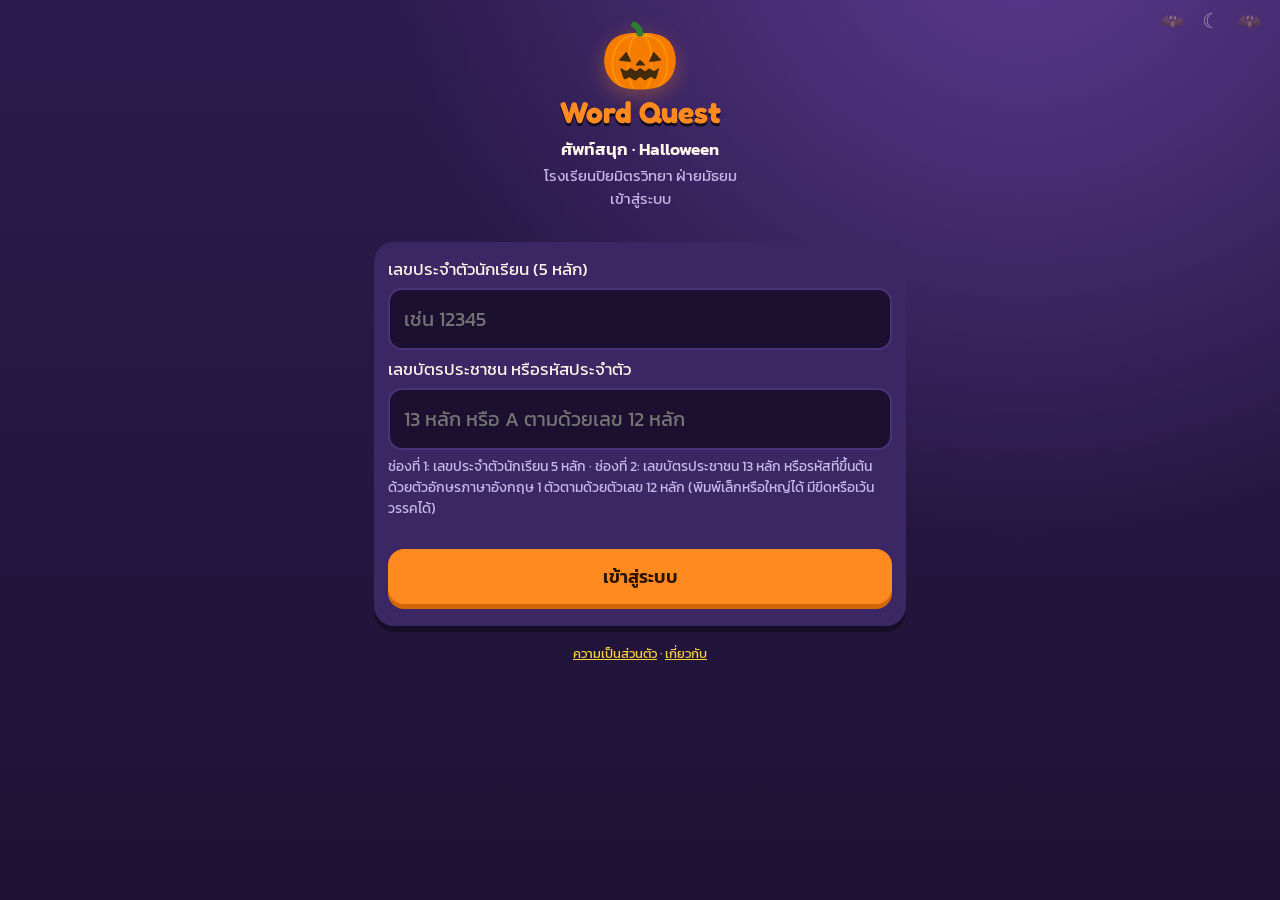
<file: index.html>
<!doctype html><html lang="th"><head><meta charset="utf-8">
<meta name="viewport" content="width=device-width,initial-scale=1,viewport-fit=cover">
<meta http-equiv="Content-Security-Policy" content="default-src 'self'; script-src 'self'; style-src 'self' 'unsafe-inline'; img-src 'self' data:; font-src 'self'; connect-src 'self' https://flqejubdqeyynmkphcho.supabase.co; media-src 'self'; object-src 'none'; base-uri 'self'; form-action 'self'">
<meta name="referrer" content="no-referrer"><meta name="robots" content="noindex">
<title>ศัพท์สนุก Word Quest · ปิยมิตรวิทยา</title>
<meta name="theme-color" content="#1d1233"><link rel="manifest" href="manifest.webmanifest">
<link rel="icon" href="assets/icon192.png"><link rel="apple-touch-icon" href="assets/icon180.png">
<meta name="apple-mobile-web-app-capable" content="yes"><meta name="apple-mobile-web-app-title" content="ศัพท์สนุก">
<link rel="stylesheet" href="assets/game.css?v=3"></head>
<body><div id="app"><div class="hero"><p>กำลังโหลด…</p></div></div>
<noscript>กรุณาเปิด JavaScript</noscript>
<script src="assets/config.js?v=1"></script><script src="data/words.js?v=4"></script><script src="assets/login-secret.js?v=1"></script><script src="assets/game.js?v=15"></script>
</body></html>
</file>
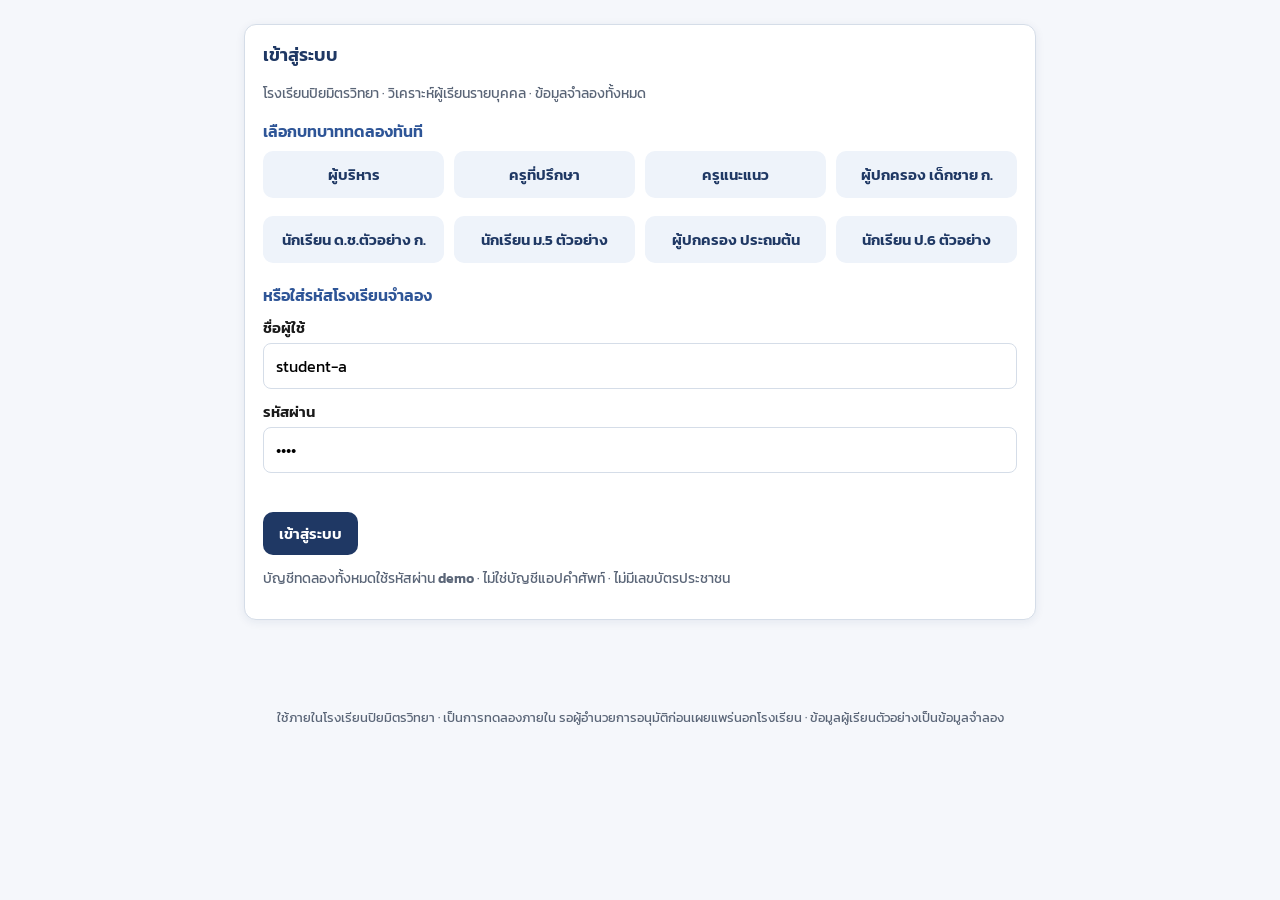
<file: assess/index.html>
<!DOCTYPE html>
<html lang="th">
<head>
  <meta charset="utf-8" />
  <meta name="viewport" content="width=device-width, initial-scale=1" />
  <meta http-equiv="Content-Security-Policy" content="default-src 'self'; script-src 'self'; style-src 'self' 'unsafe-inline'; img-src 'self' data:; font-src 'self'; connect-src 'self' https://flqejubdqeyynmkphcho.supabase.co; object-src 'none'; base-uri 'self'; form-action 'self'" />
  <meta name="referrer" content="no-referrer" />
  <meta name="robots" content="noindex" />
  <title>วิเคราะห์ผู้เรียนรายบุคคล — โรงเรียนปิยมิตรวิทยา</title>
  <link rel="icon" href="../assets/icon192.png" />
  <link rel="stylesheet" href="css/styles.css?v=2" />
</head>
<body>
  <div id="app"></div>
  <div id="toast" class="toast"></div>
  <script src="../assets/config.js?v=1"></script>
  <script src="js/instruments.js?v=2"></script>
  <script src="js/analyzer.js?v=2"></script>
  <script src="js/api.js?v=2"></script>
  <script src="js/app.js?v=2"></script>
</body>
</html>
</file>
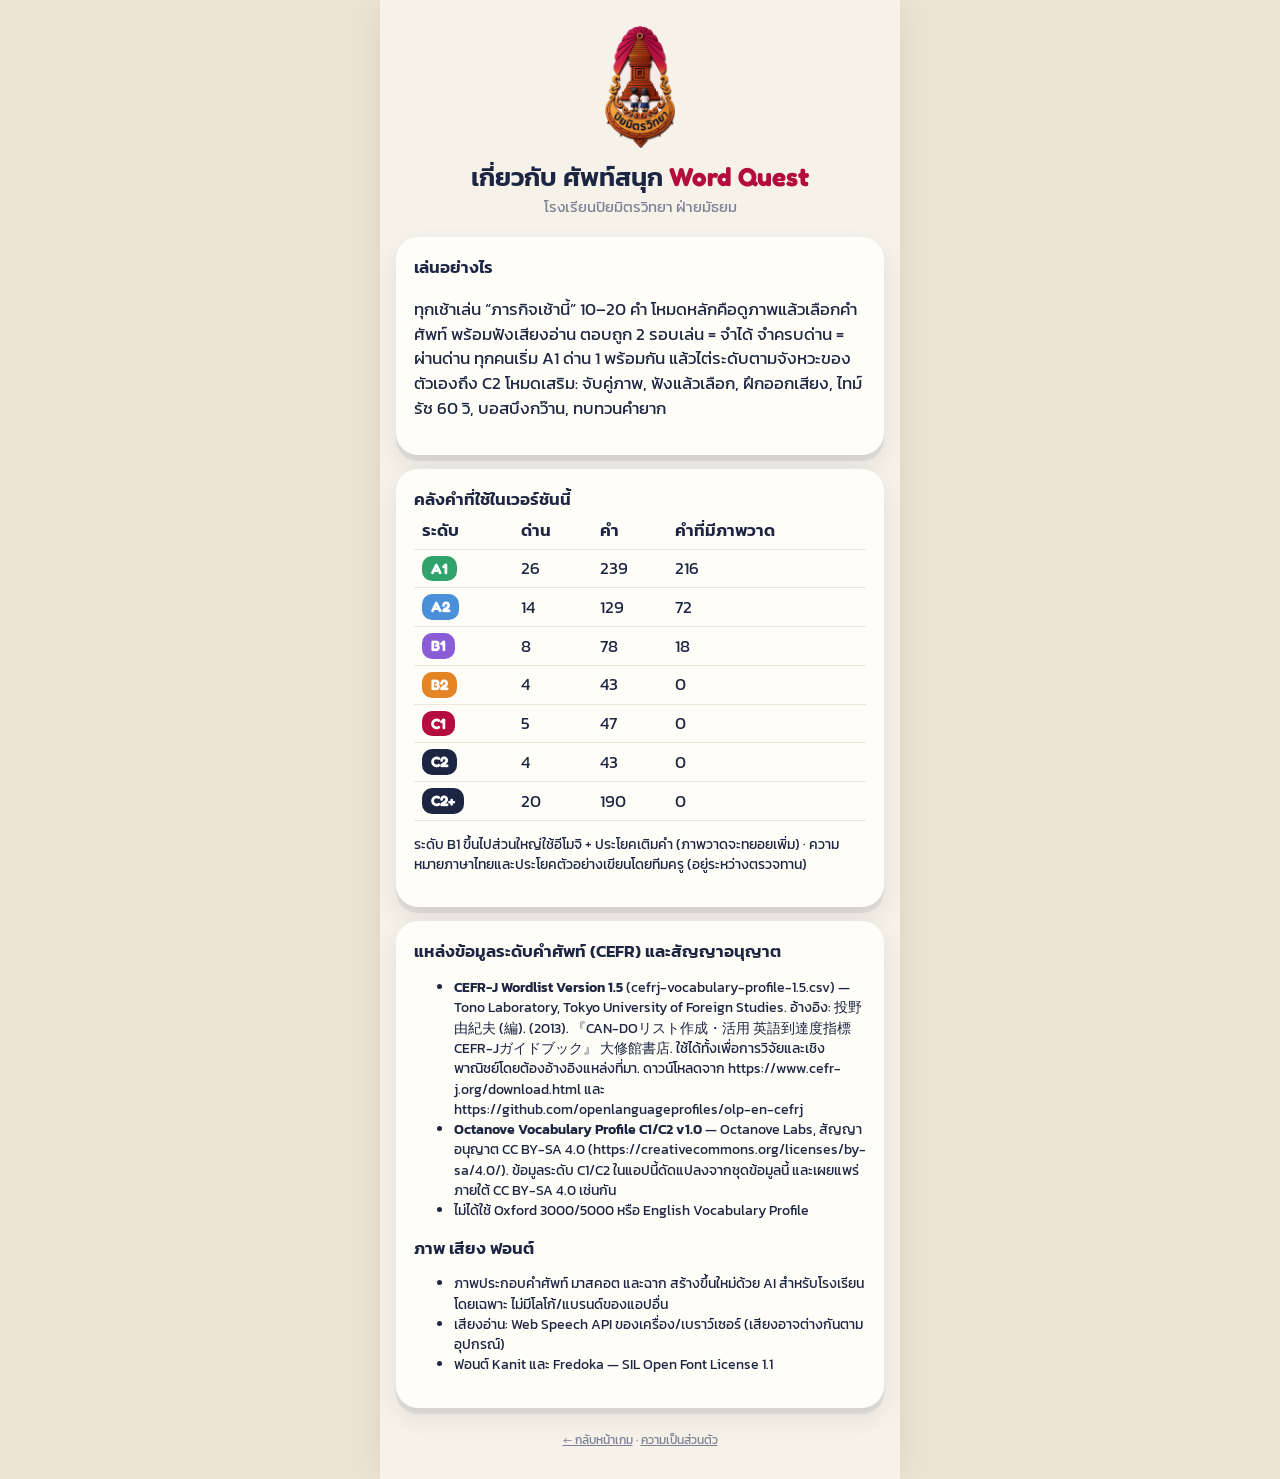
<file: about.html>
<!doctype html><html lang="th"><head><meta charset="utf-8"><meta name="viewport" content="width=device-width,initial-scale=1"><meta http-equiv="Content-Security-Policy" content="default-src 'self'; style-src 'self' 'unsafe-inline'; img-src 'self'; font-src 'self'"><meta name="robots" content="noindex"><link rel="icon" href="assets/icon192.png"><link rel="stylesheet" href="assets/app.css?v=1"><title>เกี่ยวกับ · ศัพท์สนุก</title><style>td,th{padding:6px 8px;border-bottom:1px solid #EFE6D6;text-align:left}table{border-collapse:collapse;width:100%}</style></head><body><div id="app" style="padding-bottom:20px"><div class="hero"><img class="logo" src="assets/logo.png" alt=""><h1>เกี่ยวกับ ศัพท์สนุก <span class="en">Word Quest</span></h1><p>โรงเรียนปิยมิตรวิทยา ฝ่ายมัธยม</p></div>
<div class="card"><b>เล่นอย่างไร</b><p>ทุกเช้าเล่น “ภารกิจเช้านี้” 10–20 คำ โหมดหลักคือดูภาพแล้วเลือกคำศัพท์ พร้อมฟังเสียงอ่าน ตอบถูก 2 รอบเล่น = จำได้ จำครบด่าน = ผ่านด่าน ทุกคนเริ่ม A1 ด่าน 1 พร้อมกัน แล้วไต่ระดับตามจังหวะของตัวเองถึง C2 โหมดเสริม: จับคู่ภาพ, ฟังแล้วเลือก, ฝึกออกเสียง, ไทม์รัช 60 วิ, บอสบึงกว๊าน, ทบทวนคำยาก</p></div>
<div class="card"><b>คลังคำที่ใช้ในเวอร์ชันนี้</b><table><tr><th>ระดับ</th><th>ด่าน</th><th>คำ</th><th>คำที่มีภาพวาด</th></tr><tr><td><span class='band bA1'>A1</span></td><td>26</td><td>239</td><td>216</td></tr><tr><td><span class='band bA2'>A2</span></td><td>14</td><td>129</td><td>72</td></tr><tr><td><span class='band bB1'>B1</span></td><td>8</td><td>78</td><td>18</td></tr><tr><td><span class='band bB2'>B2</span></td><td>4</td><td>43</td><td>0</td></tr><tr><td><span class='band bC1'>C1</span></td><td>5</td><td>47</td><td>0</td></tr><tr><td><span class='band bC2'>C2</span></td><td>4</td><td>43</td><td>0</td></tr><tr><td><span class='band bC2'>C2+</span></td><td>20</td><td>190</td><td>0</td></tr></table>
<p style="font-size:14px">ระดับ B1 ขึ้นไปส่วนใหญ่ใช้อีโมจิ + ประโยคเติมคำ (ภาพวาดจะทยอยเพิ่ม) · ความหมายภาษาไทยและประโยคตัวอย่างเขียนโดยทีมครู (อยู่ระหว่างตรวจทาน)</p></div>
<div class="card"><b>แหล่งข้อมูลระดับคำศัพท์ (CEFR) และสัญญาอนุญาต</b><ul style="font-size:14px">
<li><b>CEFR-J Wordlist Version 1.5</b> (cefrj-vocabulary-profile-1.5.csv) — Tono Laboratory, Tokyo University of Foreign Studies. อ้างอิง: 投野由紀夫 (編). (2013). 『CAN-DOリスト作成・活用 英語到達度指標CEFR-Jガイドブック』 大修館書店. ใช้ได้ทั้งเพื่อการวิจัยและเชิงพาณิชย์โดยต้องอ้างอิงแหล่งที่มา. ดาวน์โหลดจาก https://www.cefr-j.org/download.html และ https://github.com/openlanguageprofiles/olp-en-cefrj</li>
<li><b>Octanove Vocabulary Profile C1/C2 v1.0</b> — Octanove Labs, สัญญาอนุญาต CC BY-SA 4.0 (https://creativecommons.org/licenses/by-sa/4.0/). ข้อมูลระดับ C1/C2 ในแอปนี้ดัดแปลงจากชุดข้อมูลนี้ และเผยแพร่ภายใต้ CC BY-SA 4.0 เช่นกัน</li>
<li>ไม่ได้ใช้ Oxford 3000/5000 หรือ English Vocabulary Profile</li></ul>
<b>ภาพ เสียง ฟอนต์</b><ul style="font-size:14px"><li>ภาพประกอบคำศัพท์ มาสคอต และฉาก สร้างขึ้นใหม่ด้วย AI สำหรับโรงเรียนโดยเฉพาะ ไม่มีโลโก้/แบรนด์ของแอปอื่น</li><li>เสียงอ่าน: Web Speech API ของเครื่อง/เบราว์เซอร์ (เสียงอาจต่างกันตามอุปกรณ์)</li><li>ฟอนต์ Kanit และ Fredoka — SIL Open Font License 1.1</li></ul></div>
<div class="foot"><a href="./">← กลับหน้าเกม</a> · <a href="privacy.html">ความเป็นส่วนตัว</a></div></div></body></html>
</file>
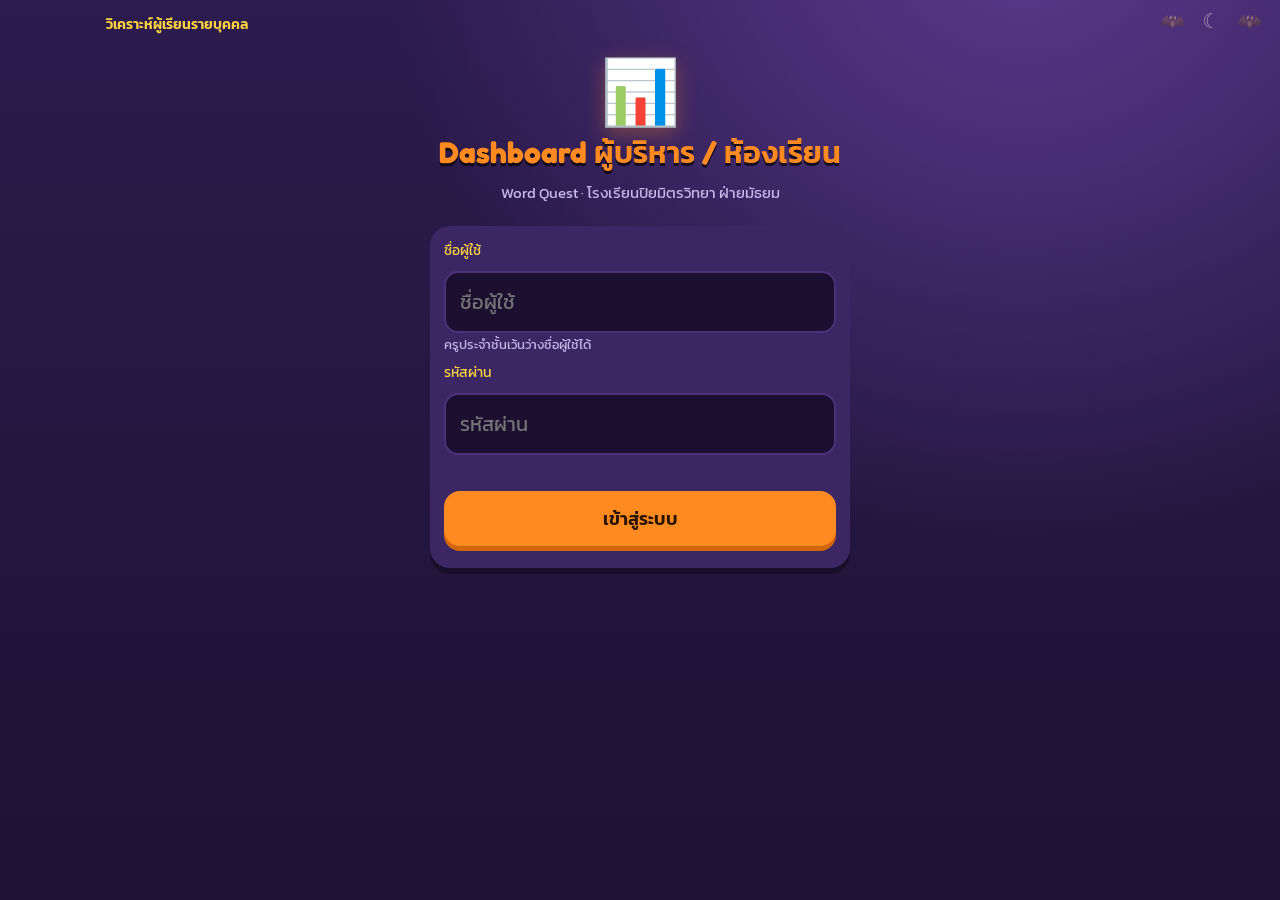
<file: dash.html>
<!doctype html><html lang="th"><head><meta charset="utf-8"><meta name="viewport" content="width=device-width,initial-scale=1">
<meta http-equiv="Content-Security-Policy" content="default-src 'self'; script-src 'self'; style-src 'self' 'unsafe-inline'; img-src 'self' data: blob:; font-src 'self'; connect-src 'self' https://flqejubdqeyynmkphcho.supabase.co; object-src 'none'; base-uri 'self'; form-action 'self'"><meta name="referrer" content="no-referrer"><meta name="robots" content="noindex">
<title>Dashboard ผู้บริหาร/ห้องเรียน · Word Quest</title><link rel="icon" href="assets/icon192.png"><link rel="stylesheet" href="assets/game.css?v=3">
<style>#app{max-width:1100px}table{width:100%;border-collapse:collapse;font-size:14px}th,td{padding:6px 5px;border-bottom:1px solid #ffffff22;text-align:left;vertical-align:top}th{color:var(--gold);position:sticky;top:0;background:var(--card)}.kp{display:grid;grid-template-columns:repeat(auto-fit,minmax(150px,1fr));gap:10px}.kp .card{margin:0}.kp b{font:700 26px Fredoka;color:var(--or)}.no{color:var(--bad)}.yes{color:var(--lime)}select,input[type=date]{padding:10px;border-radius:12px;background:#1b1030;color:var(--txt);border:2px solid var(--card2);font:16px Kanit;width:auto}.row{display:flex;gap:8px;flex-wrap:wrap;align-items:center}.row .btn{width:auto;display:inline-block;padding:10px 14px;font-size:15px;margin:0}.sm{padding:4px 8px!important;font-size:13px!important;box-shadow:none!important}.uc{display:grid;grid-template-columns:repeat(auto-fit,minmax(280px,1fr));gap:12px}.uc .card{margin:0}.uc h3{margin:0 0 6px}.uc .nm{font-size:22px;font-weight:600}.utop{border:2px solid var(--lime)}.ulow{border:2px solid var(--bad)}.bars{display:flex;align-items:flex-end;gap:3px;height:120px}.bars div{flex:1;background:var(--or);border-radius:4px 4px 0 0;min-height:2px;position:relative}.bars span{position:absolute;bottom:-18px;left:0;right:0;text-align:center;font-size:10px;color:var(--mut)}.def{font-size:13px;color:var(--mut);border-left:3px solid var(--gold);padding-left:8px}</style></head>
<body><div style="max-width:1100px;margin:0 auto;padding:10px 16px 0;position:relative;z-index:2"><a href="assess/" style="color:#ffd23f;font:600 14px Kanit,sans-serif;text-decoration:none">วิเคราะห์ผู้เรียนรายบุคคล</a></div><div id="app"></div><script src="assets/config.js?v=1"></script><script src="assets/dash.js?v=3"></script></body></html>
</file>
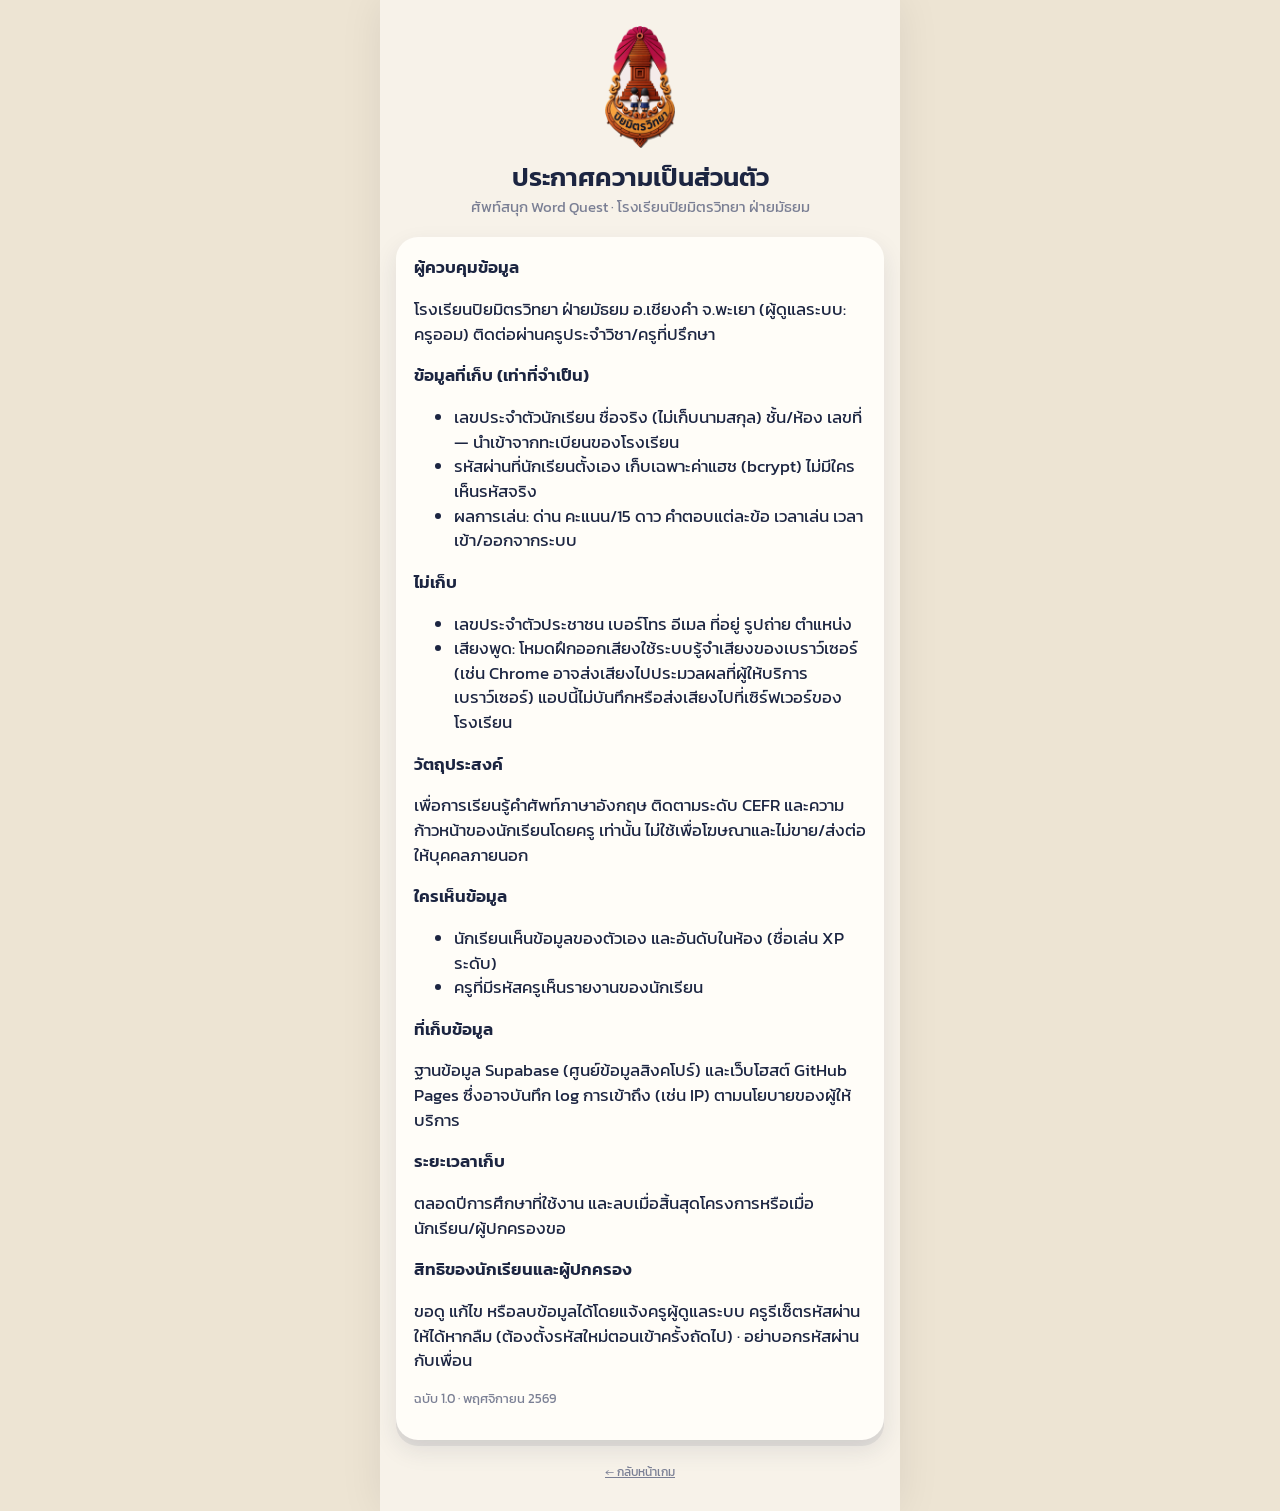
<file: privacy.html>
<!doctype html><html lang="th"><head><meta charset="utf-8"><meta name="viewport" content="width=device-width,initial-scale=1"><meta http-equiv="Content-Security-Policy" content="default-src 'self'; style-src 'self' 'unsafe-inline'; img-src 'self'; font-src 'self'"><meta name="robots" content="noindex"><link rel="icon" href="assets/icon192.png"><link rel="stylesheet" href="assets/app.css?v=1"><title>ประกาศความเป็นส่วนตัว · ศัพท์สนุก</title></head><body><div id="app" style="padding-bottom:20px"><div class="hero"><img class="logo" src="assets/logo.png" alt=""><h1>ประกาศความเป็นส่วนตัว</h1><p>ศัพท์สนุก Word Quest · โรงเรียนปิยมิตรวิทยา ฝ่ายมัธยม</p></div>
<div class="card"><b>ผู้ควบคุมข้อมูล</b><p>โรงเรียนปิยมิตรวิทยา ฝ่ายมัธยม อ.เชียงคำ จ.พะเยา (ผู้ดูแลระบบ: ครูออม) ติดต่อผ่านครูประจำวิชา/ครูที่ปรึกษา</p>
<b>ข้อมูลที่เก็บ (เท่าที่จำเป็น)</b><ul><li>เลขประจำตัวนักเรียน ชื่อจริง (ไม่เก็บนามสกุล) ชั้น/ห้อง เลขที่ — นำเข้าจากทะเบียนของโรงเรียน</li><li>รหัสผ่านที่นักเรียนตั้งเอง เก็บเฉพาะค่าแฮช (bcrypt) ไม่มีใครเห็นรหัสจริง</li><li>ผลการเล่น: ด่าน คะแนน/15 ดาว คำตอบแต่ละข้อ เวลาเล่น เวลาเข้า/ออกจากระบบ</li></ul>
<b>ไม่เก็บ</b><ul><li>เลขประจำตัวประชาชน เบอร์โทร อีเมล ที่อยู่ รูปถ่าย ตำแหน่ง</li><li>เสียงพูด: โหมดฝึกออกเสียงใช้ระบบรู้จำเสียงของเบราว์เซอร์ (เช่น Chrome อาจส่งเสียงไปประมวลผลที่ผู้ให้บริการเบราว์เซอร์) แอปนี้ไม่บันทึกหรือส่งเสียงไปที่เซิร์ฟเวอร์ของโรงเรียน</li></ul>
<b>วัตถุประสงค์</b><p>เพื่อการเรียนรู้คำศัพท์ภาษาอังกฤษ ติดตามระดับ CEFR และความก้าวหน้าของนักเรียนโดยครู เท่านั้น ไม่ใช้เพื่อโฆษณาและไม่ขาย/ส่งต่อให้บุคคลภายนอก</p>
<b>ใครเห็นข้อมูล</b><ul><li>นักเรียนเห็นข้อมูลของตัวเอง และอันดับในห้อง (ชื่อเล่น XP ระดับ)</li><li>ครูที่มีรหัสครูเห็นรายงานของนักเรียน</li></ul>
<b>ที่เก็บข้อมูล</b><p>ฐานข้อมูล Supabase (ศูนย์ข้อมูลสิงคโปร์) และเว็บโฮสต์ GitHub Pages ซึ่งอาจบันทึก log การเข้าถึง (เช่น IP) ตามนโยบายของผู้ให้บริการ</p>
<b>ระยะเวลาเก็บ</b><p>ตลอดปีการศึกษาที่ใช้งาน และลบเมื่อสิ้นสุดโครงการหรือเมื่อนักเรียน/ผู้ปกครองขอ</p>
<b>สิทธิของนักเรียนและผู้ปกครอง</b><p>ขอดู แก้ไข หรือลบข้อมูลได้โดยแจ้งครูผู้ดูแลระบบ ครูรีเซ็ตรหัสผ่านให้ได้หากลืม (ต้องตั้งรหัสใหม่ตอนเข้าครั้งถัดไป) · อย่าบอกรหัสผ่านกับเพื่อน</p>
<p class="muted" style="font-size:13px">ฉบับ 1.0 · พฤศจิกายน 2569</p></div><div class="foot"><a href="./">← กลับหน้าเกม</a></div></div></body></html>
</file>
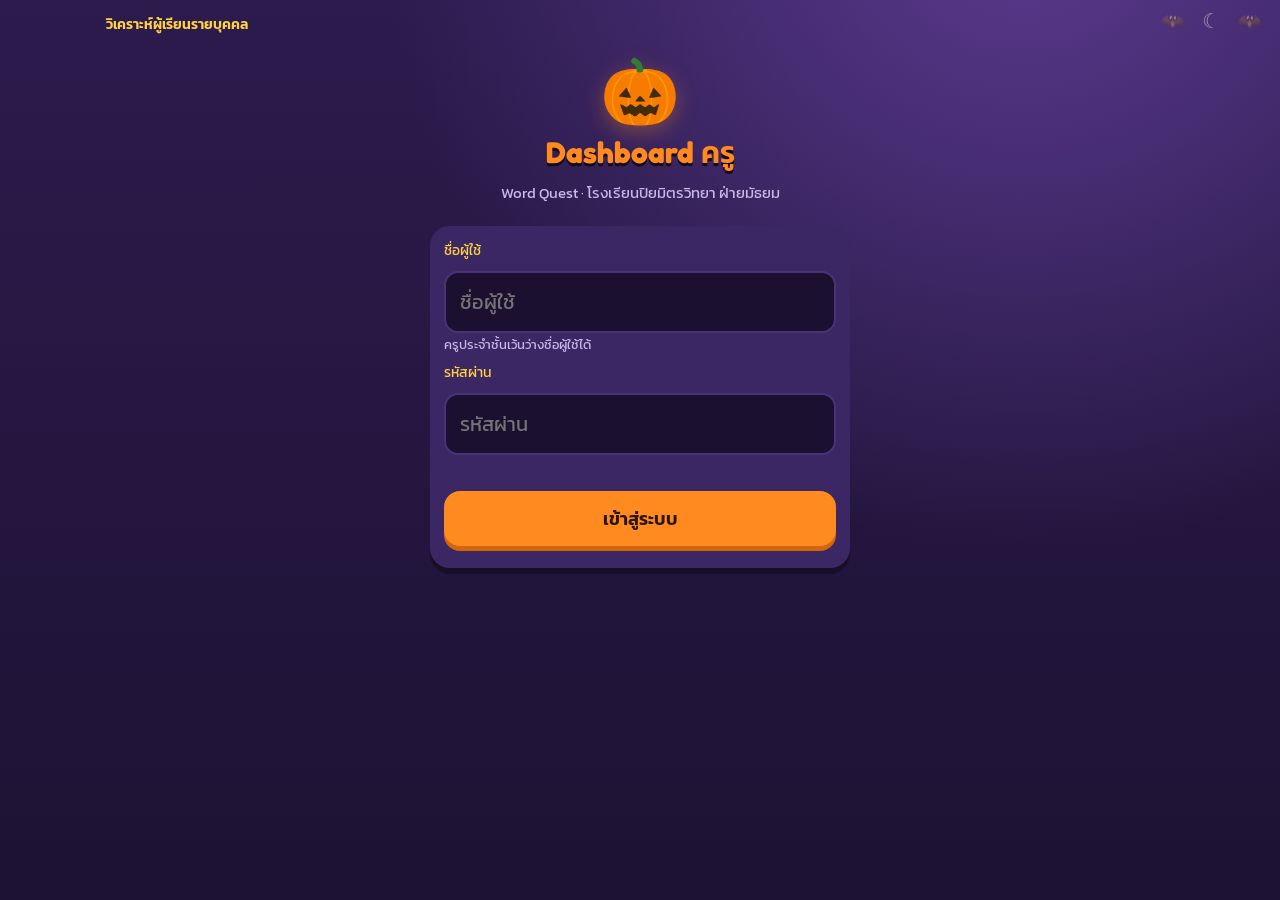
<file: teacher.html>
<!doctype html><html lang="th"><head><meta charset="utf-8"><meta name="viewport" content="width=device-width,initial-scale=1">
<meta http-equiv="Content-Security-Policy" content="default-src 'self'; script-src 'self'; style-src 'self' 'unsafe-inline'; img-src 'self' data: blob:; font-src 'self'; connect-src 'self' https://flqejubdqeyynmkphcho.supabase.co; object-src 'none'; base-uri 'self'; form-action 'self'"><meta name="referrer" content="no-referrer"><meta name="robots" content="noindex">
<title>Dashboard ครู · Word Quest</title><link rel="icon" href="assets/icon192.png"><link rel="stylesheet" href="assets/game.css?v=3">
<style>#app{max-width:1100px}table{width:100%;border-collapse:collapse;font-size:14px}th,td{padding:6px 5px;border-bottom:1px solid #ffffff22;text-align:left;vertical-align:top}th{color:var(--gold);position:sticky;top:0;background:var(--card)}.kp{display:grid;grid-template-columns:repeat(auto-fit,minmax(150px,1fr));gap:10px}.kp .card{margin:0}.kp b{font:700 26px Fredoka;color:var(--or)}.no{color:var(--bad)}.yes{color:var(--lime)}select,input[type=date]{padding:10px;border-radius:12px;background:#1b1030;color:var(--txt);border:2px solid var(--card2);font:16px Kanit;width:auto}.row{display:flex;gap:8px;flex-wrap:wrap;align-items:center}.row .btn{width:auto;display:inline-block;padding:10px 14px;font-size:15px;margin:0}.sm{padding:4px 8px!important;font-size:13px!important;box-shadow:none!important}</style></head>
<body><div style="max-width:1100px;margin:0 auto;padding:10px 16px 0;position:relative;z-index:2"><a href="assess/" style="color:#ffd23f;font:600 14px Kanit,sans-serif;text-decoration:none">วิเคราะห์ผู้เรียนรายบุคคล</a></div><div id="app"></div><script src="assets/config.js?v=1"></script><script src="assets/admin.js?v=6"></script></body></html>
</file>
<file: assets/game.css>
@font-face{font-family:Kanit;src:url(fonts/Kanit-Regular.woff) format("woff");font-weight:400;font-display:swap}
@font-face{font-family:Kanit;src:url(fonts/Kanit-SemiBold.woff) format("woff");font-weight:600;font-display:swap}
@font-face{font-family:Fredoka;src:url(fonts/Fredoka.woff) format("woff");font-weight:300 700;font-display:swap}
:root{--bg:#1d1233;--bg2:#2c1b4d;--card:#3a2763;--card2:#4a3278;--or:#ff8a1f;--or-d:#d4660a;--lime:#9be15d;--ok:#35c47a;--bad:#ff5c7a;--txt:#fff7ea;--mut:#c9b8ea;--gold:#ffd23f}
*{box-sizing:border-box;-webkit-tap-highlight-color:transparent}
html,body{margin:0;min-height:100%;background:radial-gradient(circle at 80% -10%,#5b3a8f 0,transparent 45%),linear-gradient(180deg,var(--bg2),var(--bg));background-attachment:fixed;color:var(--txt);font-family:Kanit,Fredoka,system-ui,sans-serif;font-size:17px}
body:before{content:"🦇  ☾  🦇";position:fixed;top:6px;right:12px;font-size:20px;opacity:.5;pointer-events:none;letter-spacing:6px}
#app{max-width:560px;margin:0 auto;padding:14px 14px 40px}
h1{font-family:Fredoka,Kanit;font-size:30px;margin:6px 0;color:var(--or);text-shadow:0 3px 0 #000a}
h2{font-size:21px;margin:10px 0}
.hero{text-align:center;padding:10px 0}
.hero .pump{font-size:64px;line-height:1;filter:drop-shadow(0 6px 10px #ff8a1f55)}
.sub{color:var(--mut);font-size:15px;margin:2px 0 12px}
.card{background:var(--card);border-radius:20px;padding:14px;margin:10px 0;box-shadow:0 6px 0 #0005}
.btn{display:block;width:100%;border:0;border-radius:16px;padding:14px;margin:8px 0;font:600 18px Kanit;color:#2a1600;background:var(--or);box-shadow:0 5px 0 var(--or-d);cursor:pointer}
.btn:active{transform:translateY(3px);box-shadow:0 2px 0 var(--or-d)}
.btn.sec{background:var(--card2);color:var(--txt);box-shadow:0 5px 0 #24173f}
.btn[disabled]{opacity:.45}
.grid{display:grid;grid-template-columns:repeat(3,1fr);gap:10px}
.grid .btn{margin:0;font-size:20px}
.list .btn{text-align:left;font-weight:400;background:var(--card2);color:var(--txt);box-shadow:0 4px 0 #24173f;padding:12px 14px}
.list .btn b{color:var(--gold);font-family:Fredoka;font-size:19px;margin-right:8px}
input{width:100%;padding:14px;border-radius:14px;border:2px solid var(--card2);background:#1b1030;color:var(--txt);font:20px Kanit;margin:6px 0}
input:focus{outline:none;border-color:var(--or)}
.err{color:var(--bad);min-height:22px;font-size:15px}
.top{display:flex;align-items:center;gap:10px}
.top .grow{flex:1}
.pill{background:var(--card2);border-radius:999px;padding:6px 12px;font-size:15px;white-space:nowrap}
.map{display:grid;grid-template-columns:repeat(4,1fr);gap:10px}
.node{background:var(--card2);border-radius:18px;padding:10px 4px;text-align:center;border:0;color:var(--txt);font:15px Kanit;box-shadow:0 4px 0 #24173f;cursor:pointer;min-height:96px}
.node .n{font:700 20px Fredoka}
.node .ic{font-size:24px}
.node .st{font-size:13px;letter-spacing:1px}
.node.cur{background:var(--or);color:#2a1600;box-shadow:0 4px 0 var(--or-d);animation:bob 1.6s ease-in-out infinite}
.node.lock{opacity:.4}
.node.done{outline:2px solid var(--lime)}
@keyframes bob{50%{transform:translateY(-4px)}}
.q{text-align:center}
.qimg{width:220px;height:220px;max-width:70vw;max-height:70vw;object-fit:contain;background:#fff;border-radius:24px;padding:8px;box-shadow:0 6px 0 #0006}
.opts{display:grid;grid-template-columns:1fr 1fr;gap:10px;margin-top:14px}
.opts.one{grid-template-columns:1fr}
.opt{border:0;border-radius:16px;padding:16px 8px;font:600 21px Fredoka,Kanit;background:var(--card2);color:var(--txt);box-shadow:0 5px 0 #24173f;cursor:pointer}
.opt img{width:100%;max-width:120px;aspect-ratio:1;object-fit:contain;background:#fff;border-radius:12px}
.opt.ok{background:var(--ok);box-shadow:0 5px 0 #1f7a4e}
.opt.bad{background:var(--bad);box-shadow:0 5px 0 #a92e3f}
.bar{height:10px;background:#0006;border-radius:9px;overflow:hidden;margin:8px 0}
.bar i{display:block;height:100%;background:linear-gradient(90deg,var(--or),var(--gold))}
.spk{border:0;background:var(--gold);border-radius:50%;width:64px;height:64px;font-size:30px;box-shadow:0 4px 0 #b8901a;cursor:pointer}
.big{font-size:44px;font-family:Fredoka}
.stars{font-size:54px;letter-spacing:6px}
.stars span{display:inline-block;opacity:.25;transform:scale(.4);transition:all .45s cubic-bezier(.2,1.6,.4,1)}
.stars span.on{opacity:1;transform:scale(1)}
.mut{color:var(--mut);font-size:14px}
.th{color:var(--gold);font-size:18px}
.tag{display:inline-block;background:#0004;border-radius:8px;padding:2px 8px;font-size:13px;color:var(--mut)}
a{color:var(--gold)}
.foot{text-align:center;font-size:13px;color:var(--mut);margin-top:18px}
.dgrid{display:grid;grid-template-columns:repeat(2,1fr);gap:8px;margin:12px 0}.dgrid div{background:#0003;border-radius:14px;padding:10px;text-align:center}.dgrid b{display:block;font:700 28px Fredoka;color:var(--or)}.dgrid span{font-size:13px;color:var(--mut)}
.ht{width:100%;border-collapse:collapse;font-size:14px}.ht th,.ht td{padding:5px 4px;border-bottom:1px solid #ffffff22;text-align:left}.ht th{color:var(--gold)}
</file>
<file: assess/css/styles.css>
@font-face{font-family:Kanit;src:url("../../assets/fonts/Kanit-Regular.woff") format("woff");font-weight:400;font-display:swap}
@font-face{font-family:Kanit;src:url("../../assets/fonts/Kanit-SemiBold.woff") format("woff");font-weight:600;font-display:swap}
:root {
  --navy: #1F3864;
  --blue: #2E5597;
  --sky: #EEF3FA;
  --accent: #3A7CA5;
  --green: #2E7D4F;
  --amber: #C47A00;
  --red: #B00020;
  --bg: #F5F7FB;
  --card: #ffffff;
  --text: #1a1a1a;
  --muted: #5a6577;
  --border: #d5dde8;
  --radius: 12px;
  --shadow: 0 2px 10px rgba(31,56,100,.08);
  --font: Kanit, "Noto Sans Thai", Tahoma, sans-serif;
}
* { box-sizing: border-box; }
html, body { margin:0; padding:0; font-family: var(--font); background: var(--bg); color: var(--text); min-height:100%; }
a { color: var(--blue); }
.app-header {
  background: linear-gradient(135deg, var(--navy), var(--blue));
  color:#fff; padding:14px 18px; display:flex; flex-wrap:wrap; gap:10px; align-items:center; justify-content:space-between;
}
.app-header h1 { margin:0; font-size:1.15rem; font-weight:700; }
.app-header .sub { opacity:.9; font-size:.85rem; }
.sample-pill {
  display:inline-block; margin-left:8px; padding:2px 8px; border-radius:999px;
  border:1px solid rgba(255,255,255,.75); font-size:.78rem; font-weight:700; vertical-align:middle;
}
.layout { display:flex; min-height: calc(100vh - 90px); }
.sidebar {
  width: 240px; background:#fff; border-right:1px solid var(--border); padding:14px; flex-shrink:0;
}
.sidebar button, .role-btn, .btn {
  display:block; width:100%; text-align:left; border:1px solid var(--border); background:#fff;
  border-radius:10px; padding:10px 12px; margin:0 0 8px; cursor:pointer; font-family:inherit; font-size:.95rem;
}
.sidebar button.active, .sidebar button:hover { background: var(--sky); border-color: var(--blue); color: var(--navy); }
.main { flex:1; padding:18px; max-width:1100px; }
.card {
  background: var(--card); border:1px solid var(--border); border-radius: var(--radius);
  box-shadow: var(--shadow); padding:16px 18px; margin-bottom:14px;
}
.card h2 { margin:0 0 10px; color: var(--navy); font-size:1.15rem; }
.card h3 { margin:12px 0 8px; color: var(--blue); font-size:1.02rem; }
.muted { color: var(--muted); font-size:.9rem; }
.tag {
  display:inline-block; padding:2px 8px; border-radius:999px; font-size:.78rem; font-weight:700;
  background: var(--sky); color: var(--navy); margin-right:4px;
}
.tag.warn { background:#FFF4E0; color: var(--amber); }
.tag.ok { background:#E6F6EC; color: var(--green); }
.grid { display:grid; grid-template-columns: repeat(auto-fill,minmax(220px,1fr)); gap:12px; }
.btn-primary {
  background: var(--navy); color:#fff; border:none; border-radius:10px; padding:10px 16px;
  cursor:pointer; font-family:inherit; font-weight:700; font-size:.95rem;
}
.btn-primary:hover { background: var(--blue); }
.btn-primary:disabled, .btn-secondary:disabled { opacity:.45; cursor:default; }
.btn-secondary {
  background:#fff; color: var(--navy); border:1px solid var(--blue); border-radius:10px;
  padding:10px 16px; cursor:pointer; font-family:inherit; font-weight:600;
}
.btn-row { display:flex; flex-wrap:wrap; gap:8px; margin-top:12px; }
input[type=text], input[type=password], select, textarea {
  width:100%; padding:10px 12px; border:1px solid var(--border); border-radius:8px;
  font-family:inherit; font-size:1rem; margin:4px 0 10px;
}
label { font-weight:600; font-size:.92rem; }
.login-wrap { max-width:820px; margin:24px auto; padding:0 14px 40px; }
.role-grid { display:grid; grid-template-columns: repeat(auto-fill,minmax(160px,1fr)); gap:10px; }
.role-btn {
  text-align:center !important; background: var(--sky); border:2px solid transparent; font-weight:700; color: var(--navy);
}
.role-btn:hover { border-color: var(--blue); }
.bar-chart { display:flex; flex-direction:column; gap:8px; }
.bar-row { display:grid; grid-template-columns: 160px 1fr 42px; gap:8px; align-items:center; font-size:.88rem; }
.bar-track { background:#e8eef6; border-radius:999px; height:12px; overflow:hidden; }
.bar-fill { height:100%; background: linear-gradient(90deg, var(--accent), var(--navy)); border-radius:999px; }
.q-card { border:1px solid var(--border); border-radius:10px; padding:12px; margin-bottom:10px; background:#fbfdff; }
.q-card .opts { display:flex; flex-direction:column; gap:6px; margin-top:8px; }
.q-card label.opt {
  font-weight:500; display:flex; gap:8px; align-items:flex-start; padding:8px; border-radius:8px; border:1px solid transparent; cursor:pointer;
}
.q-card label.opt:hover { background: var(--sky); }
.progress { height:10px; background:#e8eef6; border-radius:999px; overflow:hidden; margin:8px 0 14px; }
.progress > span { display:block; height:100%; background: var(--green); }
.table { width:100%; border-collapse:collapse; font-size:.9rem; }
.table th, .table td { border:1px solid var(--border); padding:8px; text-align:left; vertical-align:top; }
.table th { background: var(--navy); color:#fff; }
.table tr:nth-child(even) { background: #f7fafc; }
.pillars { display:grid; grid-template-columns: repeat(3,1fr); gap:10px; }
.pillar { background: var(--sky); border-radius:10px; padding:12px; }
.pillar strong { color: var(--navy); display:block; margin-bottom:4px; }
.report { line-height:1.55; }
.report .strength { background:#E6F6EC; border-left:4px solid var(--green); padding:10px 12px; margin:8px 0; border-radius:0 8px 8px 0; }
.report .promote { background:#FFF4E0; border-left:4px solid var(--amber); padding:10px 12px; margin:8px 0; border-radius:0 8px 8px 0; }
.hidden { display:none !important; }
.toast {
  position:fixed; bottom:16px; right:16px; background: var(--navy); color:#fff; padding:10px 14px;
  border-radius:10px; z-index:2000; display:none; max-width:320px;
}
.err { color: var(--red); min-height:1.2em; font-size:.9rem; }
.trial-foot { margin:0; padding:10px 16px 18px; color: var(--muted); font-size:.82rem; text-align:center; }
.disclaimer { background:#F4F7FB; border-left:4px solid var(--accent); padding:10px 12px; margin:8px 0; border-radius:0 8px 8px 0; }
@media (max-width: 800px) {
  .layout { flex-direction:column; }
  .sidebar { width:100%; display:flex; flex-wrap:wrap; gap:6px; }
  .sidebar button { width:auto; margin:0; }
  .pillars { grid-template-columns:1fr; }
  .bar-row { grid-template-columns: 1fr; }
}
</file>
<file: assets/app.css>
@font-face{font-family:Kanit;src:url(fonts/Kanit-Regular.woff) format("woff");font-weight:400;font-display:swap}
@font-face{font-family:Kanit;src:url(fonts/Kanit-SemiBold.woff) format("woff");font-weight:600;font-display:swap}
@font-face{font-family:Fredoka;src:url(fonts/Fredoka.woff) format("woff");font-weight:300 700;font-display:swap}
:root{--navy:#1C2541;--navy2:#2B3A67;--crimson:#B40C3C;--crimson-d:#850A2D;--brick:#C8622A;--gold:#F7A440;--gold-d:#E48424;--cream:#F7F2E9;--cream2:#EFE6D6;--ok:#2FA36B;--ok-d:#1F7A4E;--bad:#E0475B;--bad-d:#A92E3F;--sky:#4A90D9;--sky-d:#2F6DB0;--card:#FFFDF8;--muted:#7A7F94;--r:22px;--sh:0 6px 0 rgba(28,37,65,.08),0 10px 24px rgba(28,37,65,.10)}
*{box-sizing:border-box;-webkit-tap-highlight-color:transparent}
html,body{margin:0;height:100%}
body{font-family:Kanit,system-ui,sans-serif;background:var(--cream);color:var(--navy);font-size:17px;line-height:1.45;overscroll-behavior:none}
.en{font-family:Fredoka,Kanit,system-ui,sans-serif;letter-spacing:.2px}
#app{max-width:520px;margin:0 auto;min-height:100%;position:relative;padding-bottom:84px}
button{font-family:inherit;font-size:inherit;color:inherit;border:0;background:none;cursor:pointer}
input,select{font-family:inherit;font-size:17px;padding:13px 14px;border:2px solid var(--cream2);border-radius:14px;width:100%;background:#fff;color:var(--navy);outline:none}
input:focus,select:focus{border-color:var(--sky)}
label{display:block;font-weight:600;font-size:15px;margin:12px 2px 6px}
.hint{font-size:13px;color:var(--muted);font-weight:400}
.btn{display:flex;align-items:center;justify-content:center;gap:8px;width:100%;padding:14px 18px;border-radius:16px;font-weight:600;font-size:18px;color:#fff;background:var(--crimson);box-shadow:0 5px 0 var(--crimson-d);transition:transform .06s,box-shadow .06s;user-select:none}
.btn:active{transform:translateY(4px);box-shadow:0 1px 0 var(--crimson-d)}
.btn.gold{background:var(--gold);box-shadow:0 5px 0 var(--gold-d);color:var(--navy)}
.btn.sky{background:var(--sky);box-shadow:0 5px 0 var(--sky-d)}
.btn.ok{background:var(--ok);box-shadow:0 5px 0 var(--ok-d)}
.btn.ghost{background:#fff;color:var(--navy);box-shadow:0 5px 0 var(--cream2);border:2px solid var(--cream2)}
.btn[disabled]{opacity:.5;pointer-events:none}
.btn.sm{padding:9px 12px;font-size:15px;border-radius:12px;width:auto}
.card{background:var(--card);border-radius:var(--r);box-shadow:var(--sh);padding:18px;margin:14px 16px}
.row{display:flex;gap:10px;align-items:center}
.grow{flex:1}
.center{text-align:center}
.muted{color:var(--muted)}
.err{background:#FDE7EA;color:var(--bad-d);padding:10px 12px;border-radius:12px;margin-top:12px;font-size:15px}
.hidden{display:none!important}
/* auth */
.hero{text-align:center;padding:26px 18px 6px}
.hero img.logo{width:70px;height:auto}
.hero h1{font-size:26px;margin:6px 0 0;line-height:1.2}
.hero h1 .en{color:var(--crimson)}
.hero p{margin:4px 0 0;color:var(--muted);font-size:15px}
.mascot{width:150px;height:150px;border-radius:50%;object-fit:cover;margin:10px auto 0;display:block;background:#fff;box-shadow:var(--sh);animation:bob 3s ease-in-out infinite}
@keyframes bob{50%{transform:translateY(-6px)}}
.tabs{display:flex;background:var(--cream2);border-radius:14px;padding:4px;gap:4px}
.tabs button{flex:1;padding:10px;border-radius:11px;font-weight:600;color:var(--muted)}
.tabs button.on{background:#fff;color:var(--navy);box-shadow:0 2px 6px rgba(0,0,0,.08)}
.check{display:flex;gap:10px;align-items:flex-start;font-size:14px;margin-top:14px}
.check input{width:22px;height:22px;flex:none;margin-top:2px}
/* top bar */
.top{position:sticky;top:0;z-index:5;background:rgba(247,242,233,.94);backdrop-filter:blur(8px);display:flex;align-items:center;gap:10px;padding:10px 16px}
.avatar{width:46px;height:46px;border-radius:50%;background:#fff;box-shadow:0 3px 0 var(--cream2);overflow:hidden;flex:none}
.avatar img{width:100%;height:100%;object-fit:cover;object-position:50% 30%}
.pill{display:inline-flex;align-items:center;gap:4px;background:#fff;border-radius:999px;padding:5px 11px;font-weight:600;font-size:15px;box-shadow:0 3px 0 var(--cream2)}
.band{display:inline-flex;align-items:center;justify-content:center;font-family:Fredoka;font-weight:700;color:#fff;border-radius:10px;padding:2px 9px;font-size:15px}
.bA1{background:#2FA36B}.bA2{background:#4A90D9}.bB1{background:#8A5CD6}.bB2{background:#E48424}.bC1{background:#B40C3C}.bC2{background:#1C2541}
/* home */
.quest{background:linear-gradient(160deg,#fff 0%,#FFF4E0 100%);position:relative;overflow:hidden}
.quest h2{margin:0;font-size:22px}
.quest .sun{position:absolute;right:-24px;top:-24px;width:120px;height:120px;border-radius:50%;background:radial-gradient(circle,#FFD58A,#F7A440 60%,transparent 62%);opacity:.55}
.sizes{display:flex;gap:8px;margin:14px 0}
.sizes button{flex:1;padding:10px 0;border-radius:14px;background:#fff;border:2px solid var(--cream2);font-weight:600}
.sizes button.on{border-color:var(--gold-d);background:#FFF1D6}
.bar{height:14px;background:var(--cream2);border-radius:999px;overflow:hidden}
.bar>i{display:block;height:100%;background:linear-gradient(90deg,var(--gold),var(--gold-d));border-radius:999px;transition:width .5s}
.bar.green>i{background:linear-gradient(90deg,#55C98D,var(--ok))}
.modes{display:grid;grid-template-columns:1fr 1fr;gap:12px;margin:0 16px}
.mode{background:var(--card);border-radius:20px;box-shadow:var(--sh);padding:14px 12px;text-align:left;display:flex;flex-direction:column;gap:2px;min-height:112px;position:relative;overflow:hidden}
.mode:active{transform:translateY(3px)}
.mode .ic{font-size:30px;line-height:1}
.mode b{font-size:17px;margin-top:6px}
.mode span{font-size:13px;color:var(--muted);line-height:1.3}
.mode.main{grid-column:1/3;flex-direction:row;align-items:center;gap:14px;min-height:0;background:linear-gradient(135deg,#B40C3C,#D8455F);color:#fff}
.mode.main span{color:#FFE2E8}
.mode.main img{width:84px;height:84px;border-radius:18px;object-fit:cover;background:#fff}
.sec{margin:20px 18px 8px;font-weight:600;font-size:18px;display:flex;align-items:center;gap:8px}
.petcard{display:flex;gap:14px;align-items:center}
.petcard img{width:92px;height:110px;object-fit:contain}
/* map */
.map{position:relative;margin:14px 16px;border-radius:24px;overflow:hidden;box-shadow:var(--sh);background:#e8efe0 url(../img/ui/map_bg.webp) center/cover}
.map .path{position:relative;padding:20px 0 30px;display:flex;flex-direction:column-reverse;align-items:center;gap:12px;background:linear-gradient(rgba(255,255,255,.25),rgba(255,255,255,.1))}
.node{width:64px;height:64px;border-radius:50%;display:flex;align-items:center;justify-content:center;font-family:Fredoka;font-weight:700;font-size:20px;color:#fff;background:#B9B4AA;box-shadow:0 5px 0 rgba(0,0,0,.18);position:relative}
.node.done{background:var(--gold);box-shadow:0 5px 0 var(--gold-d)}
.node.cur{background:var(--crimson);box-shadow:0 5px 0 var(--crimson-d),0 0 0 6px rgba(255,255,255,.7);animation:pulse 1.6s infinite}
@keyframes pulse{50%{box-shadow:0 5px 0 var(--crimson-d),0 0 0 12px rgba(255,255,255,.35)}}
.node small{position:absolute;bottom:-20px;white-space:nowrap;font-family:Kanit;font-size:11px;color:var(--navy);background:rgba(255,255,255,.85);padding:0 6px;border-radius:8px;font-weight:600}
.bandlabel{background:rgba(255,255,255,.9);border-radius:12px;padding:4px 12px;font-weight:600;font-size:14px;margin:8px 0}
/* bottom nav */
.nav{position:fixed;bottom:0;left:0;right:0;z-index:6;background:#fff;border-top:2px solid var(--cream2);display:flex;justify-content:center;padding:6px 0 calc(6px + env(safe-area-inset-bottom))}
.nav div{display:flex;max-width:520px;width:100%}
.nav button{flex:1;display:flex;flex-direction:column;align-items:center;font-size:12px;color:var(--muted);padding:4px 0;font-weight:600}
.nav button .i{font-size:24px;line-height:1.1;filter:grayscale(1);opacity:.6}
.nav button.on{color:var(--crimson)}
.nav button.on .i{filter:none;opacity:1}
/* game */
.game{min-height:100vh;display:flex;flex-direction:column;padding:10px 16px 20px;max-width:520px;margin:0 auto}
.ghead{display:flex;align-items:center;gap:12px}
.x{font-size:26px;color:var(--muted);width:36px;height:36px}
.combo{font-family:Fredoka;font-weight:700;color:var(--gold-d);min-width:52px;text-align:right}
.combo.hot{color:var(--crimson);animation:pop .3s}
@keyframes pop{50%{transform:scale(1.3)}}
.prompt{font-weight:600;font-size:18px;margin:14px 2px 8px}
.pic{background:#fff;border-radius:26px;box-shadow:var(--sh);aspect-ratio:1/1;max-height:42vh;margin:0 auto;display:flex;align-items:center;justify-content:center;position:relative;overflow:hidden;width:100%;max-width:340px}
.pic img{width:100%;height:100%;object-fit:cover}
.pic .emo{font-size:110px}
.pic.text{aspect-ratio:auto;min-height:170px;flex-direction:column;padding:18px;gap:8px;text-align:center}
.pic.text .emo{font-size:58px}
.cloze{font-family:Fredoka;font-size:21px;line-height:1.35}
.cloze u{text-decoration:none;border-bottom:3px dashed var(--gold-d);padding:0 18px}
.speak{position:absolute;right:10px;bottom:10px;width:52px;height:52px;border-radius:50%;background:var(--sky);color:#fff;font-size:24px;box-shadow:0 4px 0 var(--sky-d)}
.opts{display:grid;grid-template-columns:1fr 1fr;gap:12px;margin-top:16px}
.opt{background:#fff;border:2px solid var(--cream2);border-radius:18px;padding:16px 8px;font-size:21px;font-weight:600;box-shadow:0 4px 0 var(--cream2);min-height:64px;font-family:Fredoka}
.opt:active{transform:translateY(3px);box-shadow:0 1px 0 var(--cream2)}
.opt.ok{background:#E3F7EC;border-color:var(--ok);color:var(--ok-d);box-shadow:0 4px 0 var(--ok)}
.opt.bad{background:#FDE7EA;border-color:var(--bad);color:var(--bad-d);box-shadow:0 4px 0 var(--bad);animation:shake .35s}
.opt.dim{opacity:.45}
.opt.picopt{padding:6px;aspect-ratio:1/1;display:flex;align-items:center;justify-content:center;overflow:hidden}
.opt.picopt img{width:100%;height:100%;object-fit:cover;border-radius:12px}
.opt.picopt .emo{font-size:56px}
@keyframes shake{25%{transform:translateX(-6px)}75%{transform:translateX(6px)}}
.feedback{position:fixed;left:0;right:0;bottom:0;z-index:20;padding:16px 18px calc(18px + env(safe-area-inset-bottom));border-radius:24px 24px 0 0;transform:translateY(110%);transition:transform .22s ease-out}
.feedback.show{transform:none}
.feedback.good{background:#D7F5E4;color:var(--ok-d)}
.feedback.wrong{background:#FDE0E4;color:var(--bad-d)}
.feedback .in{max-width:520px;margin:0 auto}
.feedback h3{margin:0 0 4px;font-size:21px}
.feedback .w{font-family:Fredoka;font-size:24px;font-weight:700}
.listenbig{width:150px;height:150px;border-radius:50%;margin:18px auto 6px;display:flex;align-items:center;justify-content:center;font-size:64px;background:var(--sky);color:#fff;box-shadow:0 8px 0 var(--sky-d)}
.listenbig:active{transform:translateY(5px);box-shadow:0 3px 0 var(--sky-d)}
.mic{width:120px;height:120px;border-radius:50%;margin:14px auto;display:flex;align-items:center;justify-content:center;font-size:52px;background:var(--crimson);color:#fff;box-shadow:0 7px 0 var(--crimson-d)}
.mic.rec{animation:pulse2 1s infinite}
@keyframes pulse2{50%{box-shadow:0 7px 0 var(--crimson-d),0 0 0 14px rgba(180,12,60,.18)}}
.bigword{font-family:Fredoka;font-weight:700;font-size:40px;text-align:center;margin:12px 0 0}
.thai{text-align:center;color:var(--muted);font-size:18px}
.match{display:grid;grid-template-columns:1fr 1fr;gap:10px;margin-top:14px}
.match .col{display:flex;flex-direction:column;gap:10px}
.mt{background:#fff;border:2px solid var(--cream2);border-radius:16px;box-shadow:0 4px 0 var(--cream2);min-height:84px;display:flex;align-items:center;justify-content:center;font-family:Fredoka;font-weight:600;font-size:20px;padding:6px;overflow:hidden}
.mt img{width:76px;height:76px;object-fit:cover;border-radius:10px}
.mt.th{font-family:Kanit;font-size:17px}
.mt.sel{border-color:var(--sky);background:#E6F0FB;box-shadow:0 4px 0 var(--sky)}
.mt.done{opacity:0;pointer-events:none;transition:opacity .35s .15s}
.mt.bad{border-color:var(--bad);animation:shake .35s}
.timer{font-family:Fredoka;font-weight:700;font-size:22px;color:var(--crimson)}
.boss{display:flex;gap:12px;align-items:center;margin-top:8px}
.boss img{width:92px;height:92px;border-radius:18px;object-fit:cover;box-shadow:var(--sh)}
.boss.hit img{animation:shake .35s;filter:brightness(1.6)}
.hp{height:16px;background:#3b2030;border-radius:999px;overflow:hidden}
.hp>i{display:block;height:100%;background:linear-gradient(90deg,#FF6B81,#E0475B);transition:width .3s}
.shields{font-size:22px}
/* results */
.result{text-align:center;padding:24px 18px}
.result img.cel{width:220px;height:220px;border-radius:30px;object-fit:cover;box-shadow:var(--sh)}
.stats{display:grid;grid-template-columns:repeat(3,1fr);gap:10px;margin:18px 0}
.stat{background:#fff;border-radius:16px;padding:10px 4px;box-shadow:0 4px 0 var(--cream2)}
.stat b{display:block;font-size:24px;font-family:Fredoka}
.stat span{font-size:13px;color:var(--muted)}
.levelup{background:linear-gradient(135deg,#FFE3A3,#F7A440);border-radius:22px;padding:14px;margin:12px 0;font-weight:600;font-size:19px;animation:pop .6s}
.confetti{position:fixed;inset:0;pointer-events:none;z-index:30;overflow:hidden}
.confetti i{position:absolute;top:-20px;width:10px;height:14px;border-radius:3px;animation:fall 2.6s linear forwards}
@keyframes fall{to{transform:translateY(110vh) rotate(720deg)}}
/* album / board */
.album{display:grid;grid-template-columns:repeat(3,1fr);gap:10px;margin:0 16px}
.aw{background:#fff;border-radius:16px;box-shadow:0 4px 0 var(--cream2);padding:6px;text-align:center}
.aw img,.aw .emo{width:100%;aspect-ratio:1/1;object-fit:cover;border-radius:12px;display:flex;align-items:center;justify-content:center;font-size:44px;background:var(--cream)}
.aw b{display:block;font-family:Fredoka;font-size:15px;margin-top:4px;line-height:1.2}
.aw small{display:block;color:var(--muted);font-size:12px;line-height:1.2}
.aw.lock{opacity:.35;filter:grayscale(1)}
.lb{display:flex;align-items:center;gap:12px;padding:10px 4px;border-bottom:1px solid var(--cream2)}
.lb .n{width:30px;text-align:center;font-family:Fredoka;font-weight:700;font-size:19px}
.lb.me{background:#FFF1D6;border-radius:12px}
.toast{position:fixed;top:14px;left:50%;transform:translateX(-50%);background:var(--navy);color:#fff;padding:10px 16px;border-radius:12px;z-index:50;font-size:15px;max-width:90%;text-align:center}
.foot{text-align:center;font-size:12px;color:var(--muted);margin:24px 16px 10px}
.foot a{color:var(--muted)}
.seg{display:flex;gap:8px;flex-wrap:wrap}
.seg button{padding:8px 14px;border-radius:12px;background:#fff;border:2px solid var(--cream2);font-weight:600}
.seg button.on{border-color:var(--sky);background:#E6F0FB}
@media (min-width:700px){body{background:#EDE4D3}#app{background:var(--cream);box-shadow:0 0 40px rgba(0,0,0,.08)}}
</file>
